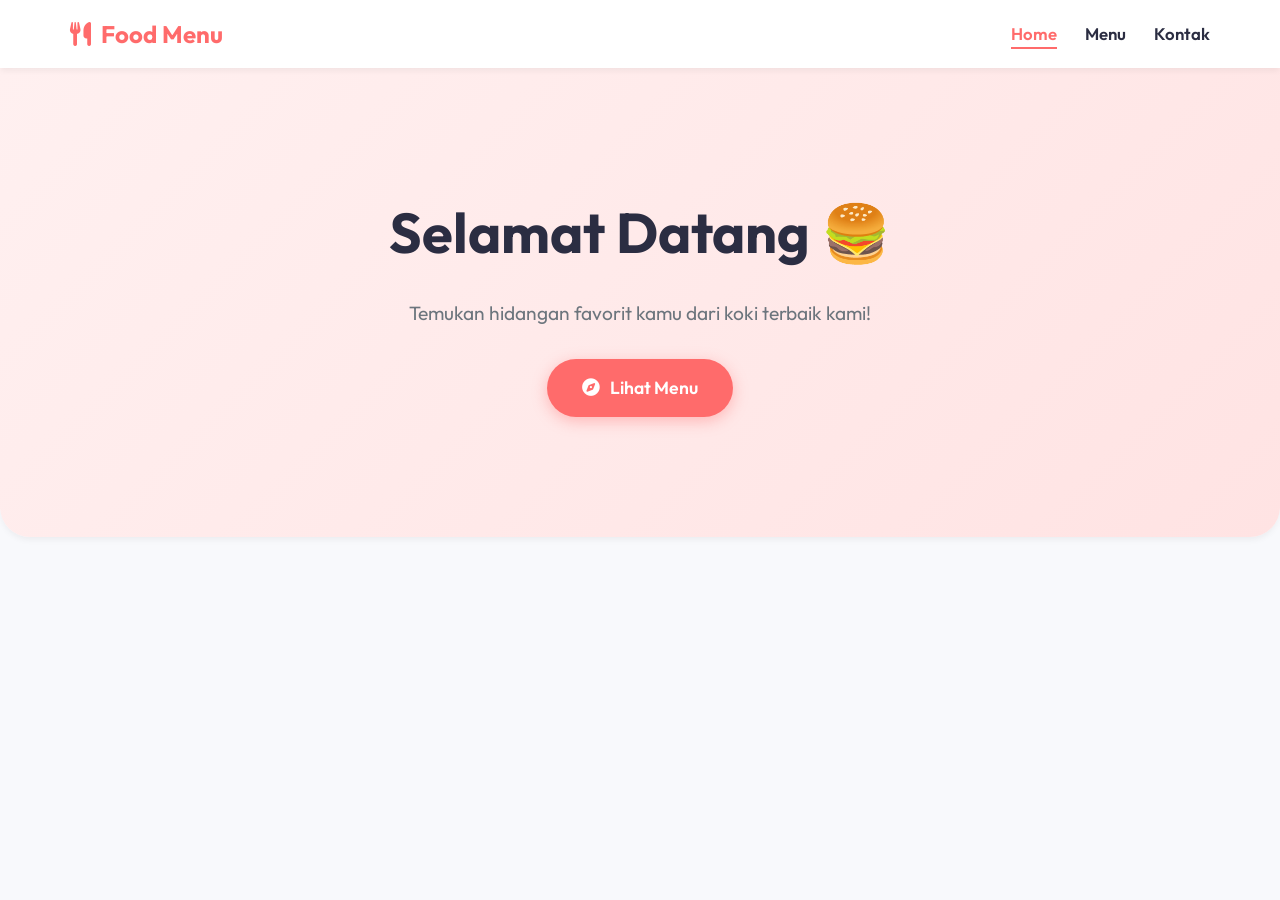
<file: index.html>
<!DOCTYPE html>
<html>
<head>
  <meta charset="UTF-8">
  <meta name="viewport" content="width=device-width, initial-scale=1.0">
  <title>Food Menu App</title>
  <link rel="preconnect" href="https://fonts.googleapis.com">
  <link rel="preconnect" href="https://fonts.gstatic.com" crossorigin>
  <link href="https://fonts.googleapis.com/css2?family=Outfit:wght@300;400;600;700&display=swap" rel="stylesheet">
  <link href="https://cdnjs.cloudflare.com/ajax/libs/font-awesome/6.0.0/css/all.min.css" rel="stylesheet">
  <link rel="stylesheet" href="style.css">
</head>
<body>

  <nav>
    <div class="nav-container">
      <h2><i class="fa-solid fa-utensils"></i> Food Menu</h2>
      <div class="nav-links">
        <a href="index.html" class="active">Home</a>
        <a href="menu.html">Menu</a>
        <a href="contact.html">Kontak</a>
      </div>
    </div>
  </nav>

  <section class="hero">
    <div class="hero-content">
      <h1>Selamat Datang <span class="emoji">🍔</span></h1>
      <p>Temukan hidangan favorit kamu dari koki terbaik kami!</p>
      <a href="menu.html" class="btn"><i class="fa-solid fa-compass"></i> Lihat Menu</a>
    </div>
  </section>

</body>
</html>
</file>
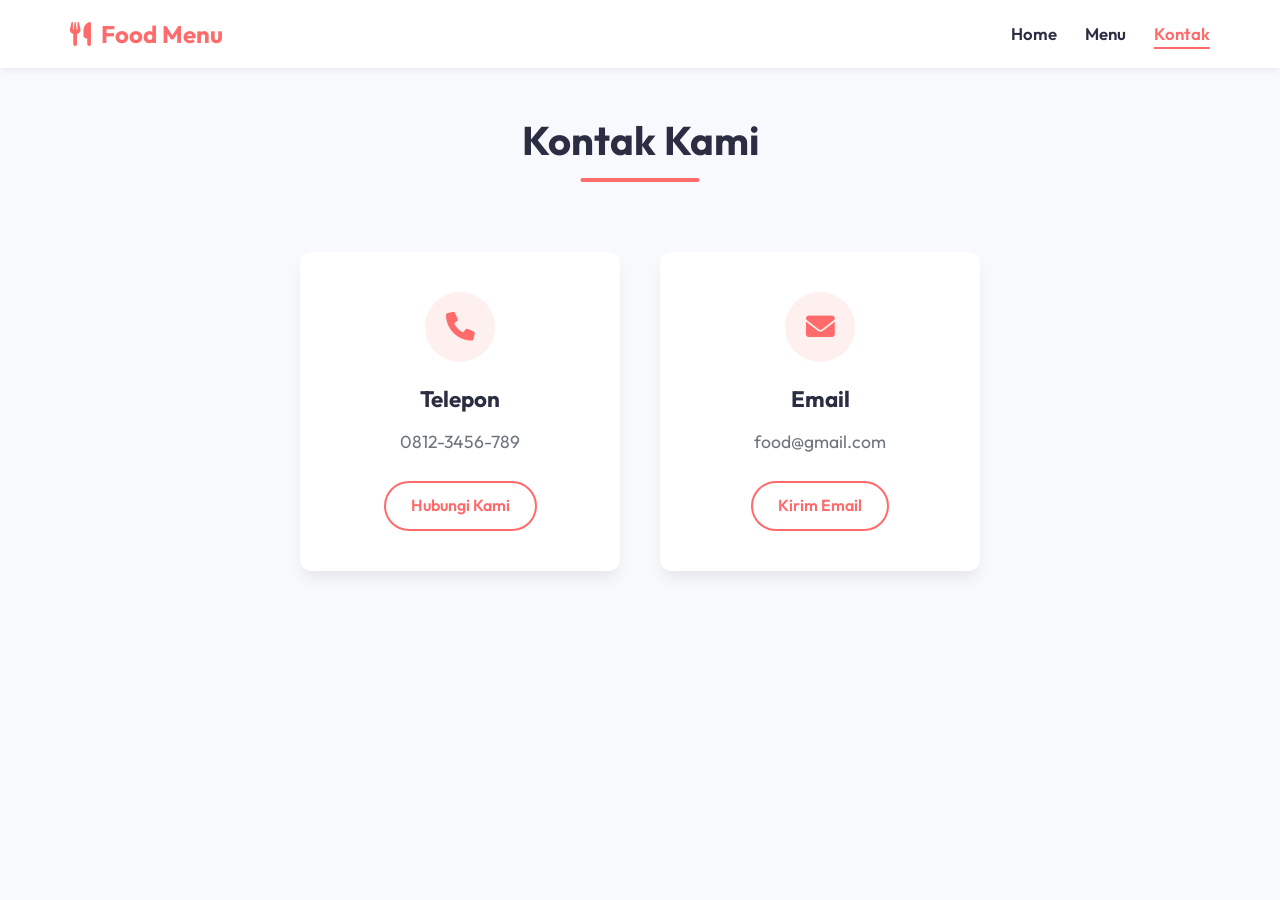
<file: contact.html>
<!DOCTYPE html>
<html>
<head>
  <meta charset="UTF-8">
  <meta name="viewport" content="width=device-width, initial-scale=1.0">
  <title>Kontak - Food Menu App</title>
  <link rel="preconnect" href="https://fonts.googleapis.com">
  <link rel="preconnect" href="https://fonts.gstatic.com" crossorigin>
  <link href="https://fonts.googleapis.com/css2?family=Outfit:wght@300;400;600;700&display=swap" rel="stylesheet">
  <link href="https://cdnjs.cloudflare.com/ajax/libs/font-awesome/6.0.0/css/all.min.css" rel="stylesheet">
  <link rel="stylesheet" href="style.css">
</head>
<body>

  <nav>
    <div class="nav-container">
      <h2><i class="fa-solid fa-utensils"></i> Food Menu</h2>
      <div class="nav-links">
        <a href="index.html">Home</a>
        <a href="menu.html">Menu</a>
        <a href="contact.html" class="active">Kontak</a>
      </div>
    </div>
  </nav>

  <h1 class="title">Kontak Kami</h1>

  <div class="contact-container">
    <div class="contact-card">
      <div class="icon-circle"><i class="fa-solid fa-phone"></i></div>
      <h3>Telepon</h3>
      <p>0812-3456-789</p>
      <a href="tel:08123456789" class="btn-outline">Hubungi Kami</a>
    </div>
    <div class="contact-card">
      <div class="icon-circle"><i class="fa-solid fa-envelope"></i></div>
      <h3>Email</h3>
      <p>food@gmail.com</p>
      <a href="mailto:food@gmail.com" class="btn-outline">Kirim Email</a>
    </div>
  </div>

</body>
</html>
</file>
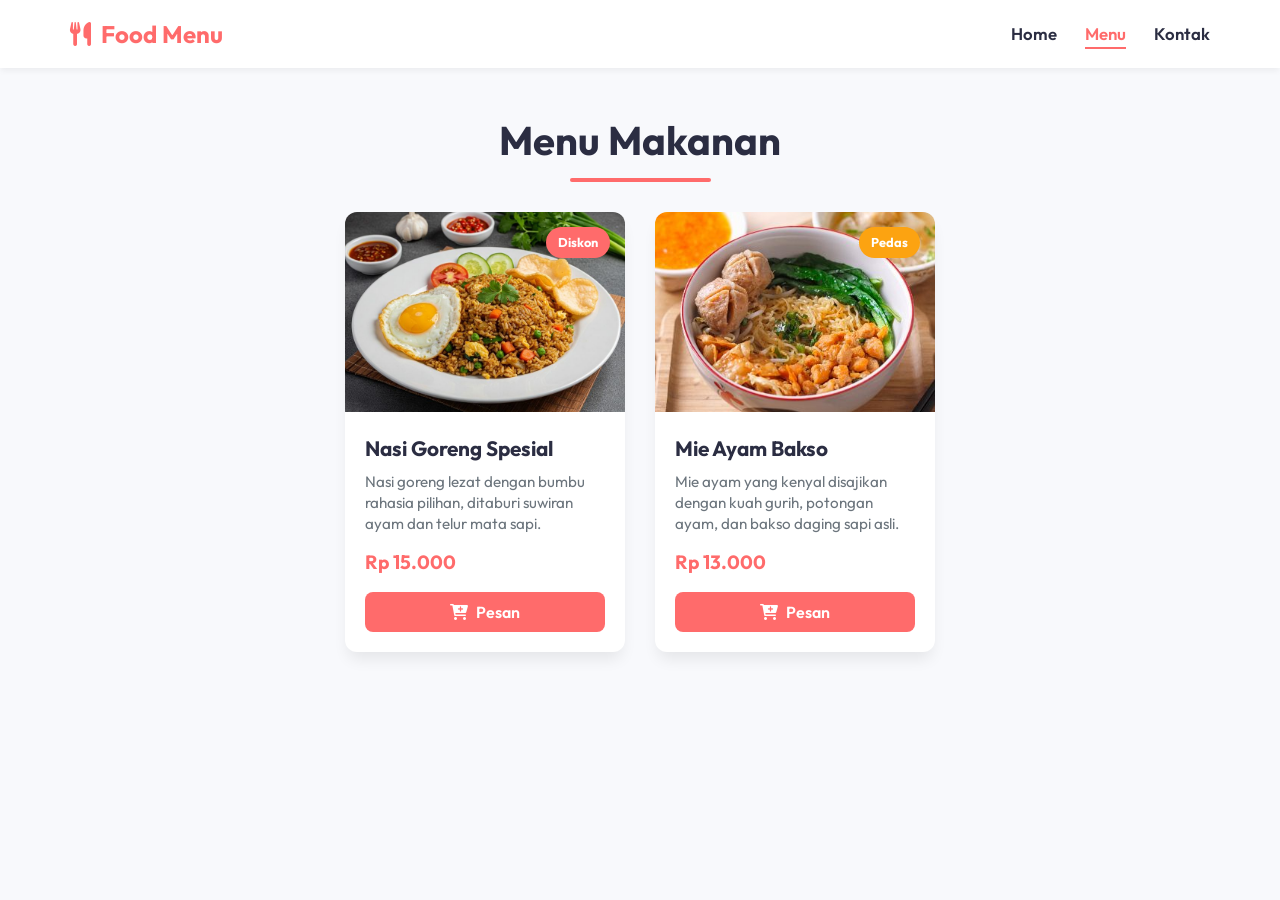
<file: menu.html>
<!DOCTYPE html>
<html>
<head>
  <meta charset="UTF-8">
  <meta name="viewport" content="width=device-width, initial-scale=1.0">
  <title>Menu Makanan - Food Menu App</title>
  <link rel="preconnect" href="https://fonts.googleapis.com">
  <link rel="preconnect" href="https://fonts.gstatic.com" crossorigin>
  <link href="https://fonts.googleapis.com/css2?family=Outfit:wght@300;400;600;700&display=swap" rel="stylesheet">
  <link href="https://cdnjs.cloudflare.com/ajax/libs/font-awesome/6.0.0/css/all.min.css" rel="stylesheet">
  <link rel="stylesheet" href="style.css">
</head>
<body>

  <nav>
    <div class="nav-container">
      <h2><i class="fa-solid fa-utensils"></i> Food Menu</h2>
      <div class="nav-links">
        <a href="index.html">Home</a>
        <a href="menu.html" class="active">Menu</a>
        <a href="contact.html">Kontak</a>
      </div>
    </div>
  </nav>

  <h1 class="title">Menu Makanan</h1>

  <div class="menu-container">

    <div class="card">
      <div class="card-img-wrapper">
        <img src="img/nasgor.jpeg" alt="Nasi Goreng">
        <span class="badge">Diskon</span>
      </div>
      <div class="card-info">
        <h3>Nasi Goreng Spesial</h3>
        <p class="desc">Nasi goreng lezat dengan bumbu rahasia pilihan, ditaburi suwiran ayam dan telur mata sapi.</p>
        <p class="price">Rp 15.000</p>
        <button class="btn-sm"><i class="fa-solid fa-cart-plus"></i> Pesan</button>
      </div>
    </div>

    <div class="card">
      <div class="card-img-wrapper">
        <img src="img/Mie Ayam Bakso.jpeg" alt="Mie Ayam">
        <span class="badge hot">Pedas</span>
      </div>
      <div class="card-info">
        <h3>Mie Ayam Bakso</h3>
        <p class="desc">Mie ayam yang kenyal disajikan dengan kuah gurih, potongan ayam, dan bakso daging sapi asli.</p>
        <p class="price">Rp 13.000</p>
        <button class="btn-sm"><i class="fa-solid fa-cart-plus"></i> Pesan</button>
      </div>
    </div>

  </div>

</body>
</html>
</file>
<file: style.css>
/* --- DESIGN SYSTEM & CSS VARIABLES --- */
:root {
  --primary: #ff6b6b;
  --primary-hover: #ff5252;
  --secondary: #fca311;
  --bg-color: #f8f9fc;
  --card-bg: #ffffff;
  --text-dark: #2b2d42;
  --text-light: #6c757d;
  --shadow-sm: 0 4px 6px -1px rgba(0, 0, 0, 0.05);
  --shadow-md: 0 10px 15px -3px rgba(0, 0, 0, 0.08);
  --shadow-lg: 0 20px 25px -5px rgba(0, 0, 0, 0.1);
  --transition: all 0.3s cubic-bezier(0.25, 0.8, 0.25, 1);
  --radius: 12px;
}

/* --- RESET & TYPOGRAPHY --- */
* {
  margin: 0;
  padding: 0;
  box-sizing: border-box;
}

body {
  font-family: 'Outfit', sans-serif;
  background-color: var(--bg-color);
  color: var(--text-dark);
  line-height: 1.6;
}

h1, h2, h3 {
  font-weight: 700;
  color: var(--text-dark);
}

.title {
  text-align: center;
  margin: 40px 0 20px;
  font-size: 2.5rem;
  position: relative;
  display: inline-block;
  left: 50%;
  transform: translateX(-50%);
}

.title::after {
  content: '';
  position: absolute;
  bottom: -10px;
  left: 25%;
  width: 50%;
  height: 4px;
  background: var(--primary);
  border-radius: 2px;
}

/* --- NAVBAR --- */
nav {
  background: var(--card-bg);
  box-shadow: var(--shadow-sm);
  position: sticky;
  top: 0;
  z-index: 1000;
}

.nav-container {
  max-width: 1200px;
  margin: 0 auto;
  display: flex;
  justify-content: space-between;
  align-items: center;
  padding: 15px 30px;
}

nav h2 {
  color: var(--primary);
  font-size: 1.5rem;
  display: flex;
  align-items: center;
  gap: 10px;
}

.nav-links a {
  color: var(--text-dark);
  text-decoration: none;
  margin-left: 25px;
  font-weight: 600;
  font-size: 1.05rem;
  transition: var(--transition);
  position: relative;
}

.nav-links a:hover,
.nav-links a.active {
  color: var(--primary);
}

.nav-links a::after {
  content: '';
  position: absolute;
  width: 0;
  height: 2px;
  background: var(--primary);
  bottom: -5px;
  left: 0;
  transition: var(--transition);
}

.nav-links a:hover::after,
.nav-links a.active::after {
  width: 100%;
}

/* --- HERO SECTION --- */
.hero {
  background: linear-gradient(135deg, #fff0f0 0%, #ffe3e3 100%);
  padding: 120px 20px;
  text-align: center;
  border-bottom-left-radius: 30px;
  border-bottom-right-radius: 30px;
  box-shadow: var(--shadow-sm);
}

.hero-content {
  max-width: 600px;
  margin: 0 auto;
}

.hero h1 {
  font-size: 3.5rem;
  margin-bottom: 20px;
  color: var(--text-dark);
}

.hero .emoji {
  display: inline-block;
  animation: bounce 2s infinite;
}

.hero p {
  font-size: 1.2rem;
  color: var(--text-light);
  margin-bottom: 30px;
}

.btn {
  display: inline-flex;
  align-items: center;
  gap: 10px;
  padding: 15px 35px;
  background: var(--primary);
  color: white;
  text-decoration: none;
  font-weight: 600;
  font-size: 1.1rem;
  border-radius: 30px;
  transition: var(--transition);
  box-shadow: 0 4px 15px rgba(255, 107, 107, 0.4);
}

.btn:hover {
  background: var(--primary-hover);
  transform: translateY(-3px);
  box-shadow: 0 8px 20px rgba(255, 107, 107, 0.6);
}

/* --- MENU SECTION --- */
.menu-container {
  max-width: 1000px;
  margin: 0 auto;
  display: flex;
  justify-content: center;
  flex-wrap: wrap;
  gap: 30px;
  padding: 20px;
}

.card {
  background: var(--card-bg);
  border-radius: var(--radius);
  width: 280px;
  overflow: hidden;
  box-shadow: var(--shadow-md);
  transition: var(--transition);
  cursor: pointer;
  position: relative;
}

.card:hover {
  transform: translateY(-8px);
  box-shadow: var(--shadow-lg);
}

.card-img-wrapper {
  position: relative;
  height: 200px;
  overflow: hidden;
}

.card-img-wrapper img {
  width: 100%;
  height: 100%;
  object-fit: cover;
  transition: var(--transition);
}

.card:hover .card-img-wrapper img {
  transform: scale(1.05);
}

.badge {
  position: absolute;
  top: 15px;
  right: 15px;
  background: var(--primary);
  color: white;
  padding: 5px 12px;
  border-radius: 20px;
  font-size: 0.8rem;
  font-weight: 700;
  box-shadow: var(--shadow-sm);
  z-index: 10;
}

.badge.hot {
  background: var(--secondary);
}

.card-info {
  padding: 20px;
  text-align: left;
}

.card-info h3 {
  font-size: 1.3rem;
  margin-bottom: 5px;
}

.desc {
  color: var(--text-light);
  font-size: 0.95rem;
  margin-bottom: 12px;
  line-height: 1.4;
}

.price {
  color: var(--primary);
  font-weight: 700;
  font-size: 1.2rem;
  margin-bottom: 15px;
}

.btn-sm {
  width: 100%;
  padding: 10px;
  background: var(--primary);
  color: white;
  border: none;
  border-radius: 8px;
  font-family: 'Outfit', sans-serif;
  font-weight: 600;
  font-size: 1rem;
  cursor: pointer;
  transition: var(--transition);
  display: flex;
  justify-content: center;
  align-items: center;
  gap: 8px;
}

.btn-sm:hover {
  background: var(--primary-hover);
}

/* --- CONTACT SECTION --- */
.contact-container {
  max-width: 800px;
  margin: 40px auto;
  display: flex;
  justify-content: center;
  gap: 40px;
  padding: 20px;
  flex-wrap: wrap;
}

.contact-card {
  background: var(--card-bg);
  padding: 40px 30px;
  border-radius: var(--radius);
  text-align: center;
  width: 320px;
  box-shadow: var(--shadow-md);
  transition: var(--transition);
}

.contact-card:hover {
  transform: translateY(-5px);
  box-shadow: var(--shadow-lg);
}

.icon-circle {
  width: 70px;
  height: 70px;
  background: #fff0f0;
  color: var(--primary);
  border-radius: 50%;
  display: flex;
  align-items: center;
  justify-content: center;
  font-size: 1.8rem;
  margin: 0 auto 20px;
  transition: var(--transition);
}

.contact-card:hover .icon-circle {
  background: var(--primary);
  color: white;
}

.contact-card h3 {
  margin-bottom: 10px;
  font-size: 1.4rem;
}

.contact-card p {
  color: var(--text-light);
  font-size: 1.1rem;
  margin-bottom: 25px;
}

.btn-outline {
  display: inline-block;
  padding: 10px 25px;
  border: 2px solid var(--primary);
  color: var(--primary);
  text-decoration: none;
  font-weight: 600;
  border-radius: 30px;
  transition: var(--transition);
}

.btn-outline:hover {
  background: var(--primary);
  color: white;
}

/* --- ANIMATIONS & RESPONSIVE --- */
@keyframes bounce {
  0%, 100% { transform: translateY(0); }
  50% { transform: translateY(-10px); }
}

@media (max-width: 768px) {
  .nav-container {
    flex-direction: column;
    gap: 15px;
  }
  
  .nav-links {
    display: flex;
    gap: 15px;
  }
  
  .nav-links a {
    margin-left: 0;
  }
  
  .hero h1 {
    font-size: 2.5rem;
  }
}
</file>
